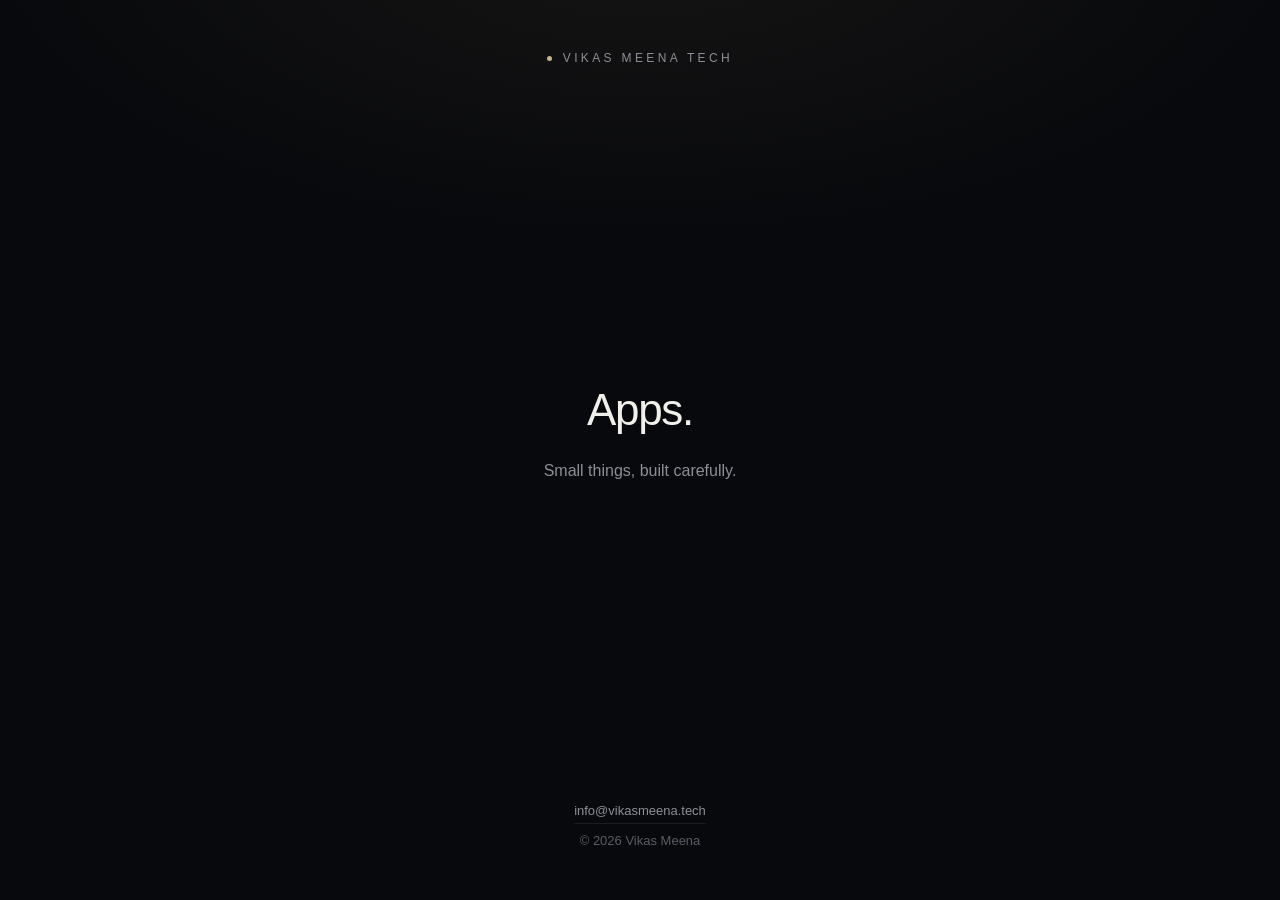
<file: index.html>
<!DOCTYPE html>
<html lang="en">
<head>
  <meta charset="utf-8">
  <meta name="viewport" content="width=device-width, initial-scale=1">
  <title>Apps · Vikas Meena Tech</title>
  <meta name="description" content="Apps and legal pages by Vikas Meena Tech.">
  <meta name="theme-color" content="#08090c">
  <link rel="canonical" href="https://app.vikasmeena.tech/">
  <link rel="icon" href="data:image/svg+xml,%3Csvg xmlns='http://www.w3.org/2000/svg' viewBox='0 0 64 64'%3E%3Crect width='64' height='64' rx='14' fill='%2308090c'/%3E%3Cpath d='M18 20l14 26 14-26' fill='none' stroke='%23c8b28a' stroke-width='4.5' stroke-linecap='round' stroke-linejoin='round'/%3E%3C/svg%3E">
  <link rel="stylesheet" href="style.css">
</head>
<body class="center">
  <header class="top">
    <a class="mark" href="https://vikasmeena.tech">Vikas Meena Tech</a>
  </header>

  <main>
    <h1>Apps.</h1>
    <p class="lead">Small things, built carefully.</p>
  </main>

  <footer>
    <a href="mailto:info@vikasmeena.tech">info@vikasmeena.tech</a>
    <span>&copy; <span id="year">2026</span> Vikas Meena</span>
  </footer>

  <script>document.getElementById("year").textContent = new Date().getFullYear();</script>
</body>
</html>
</file>
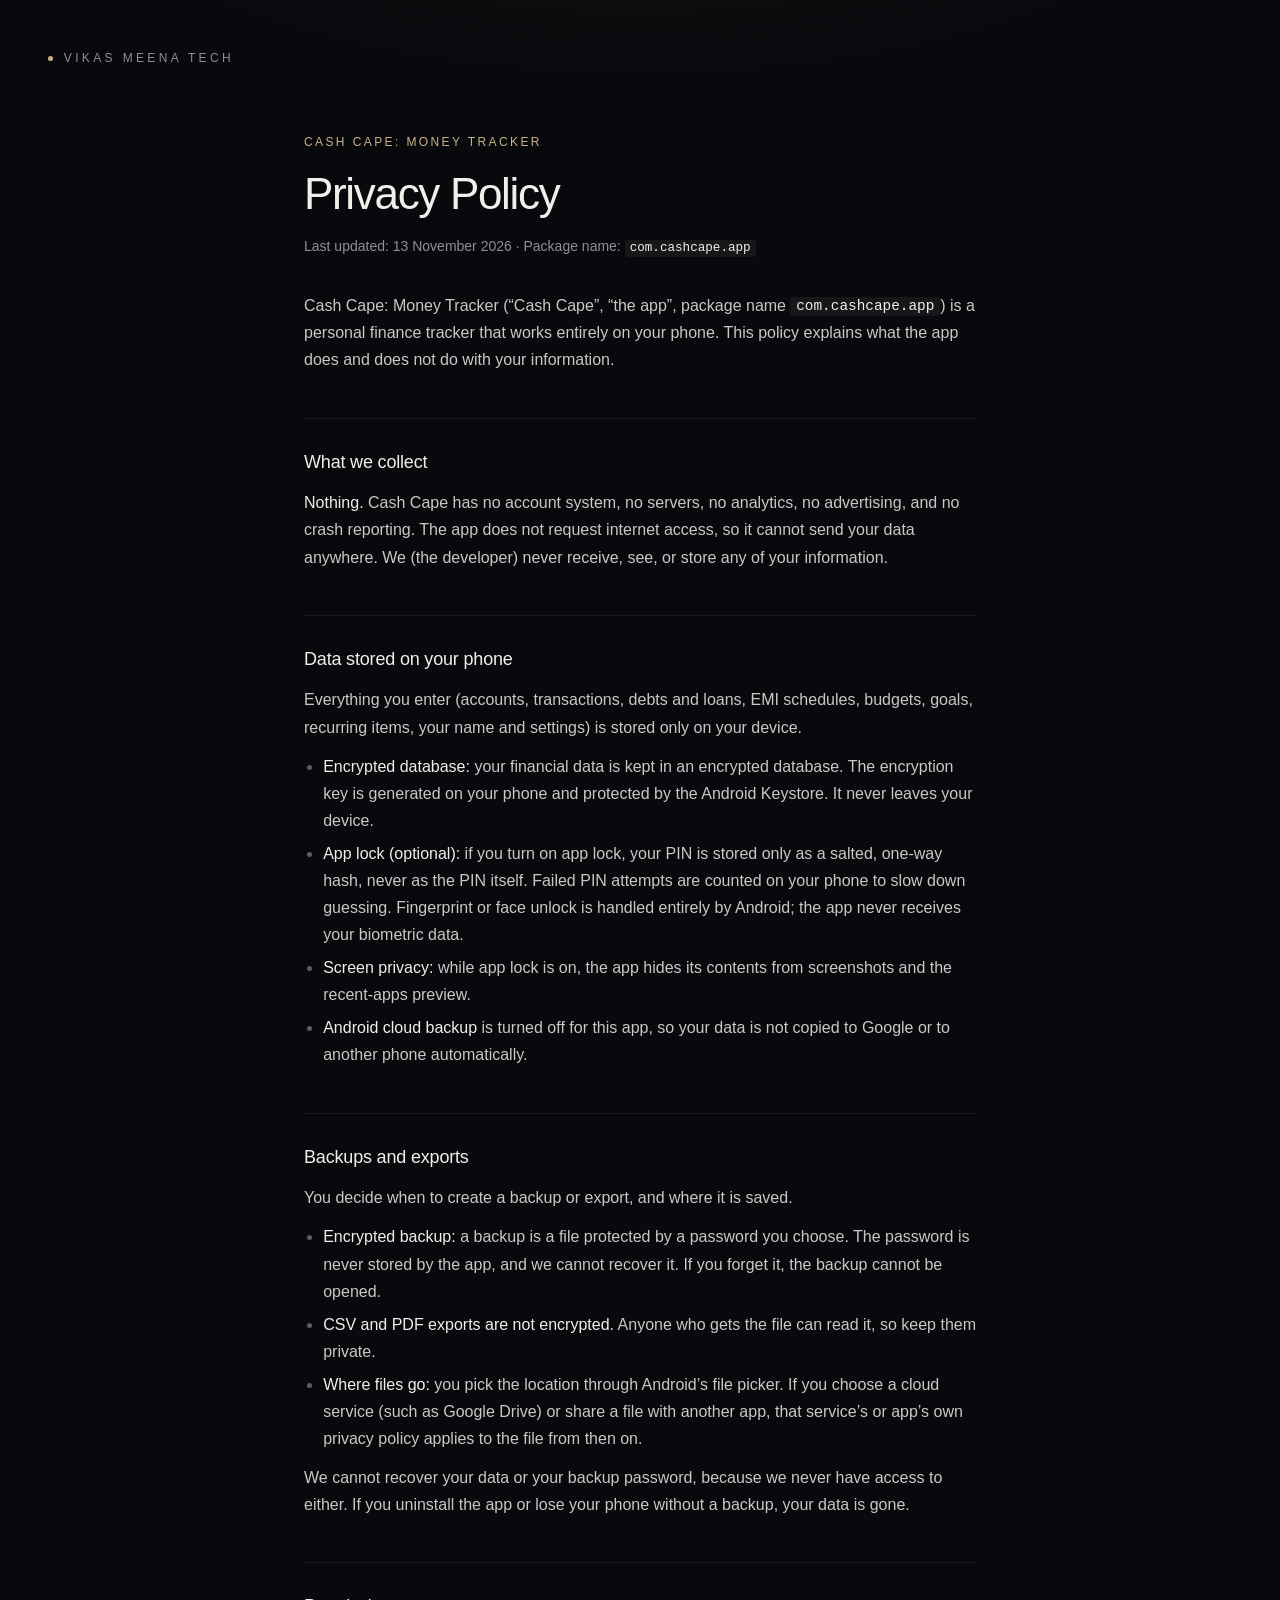
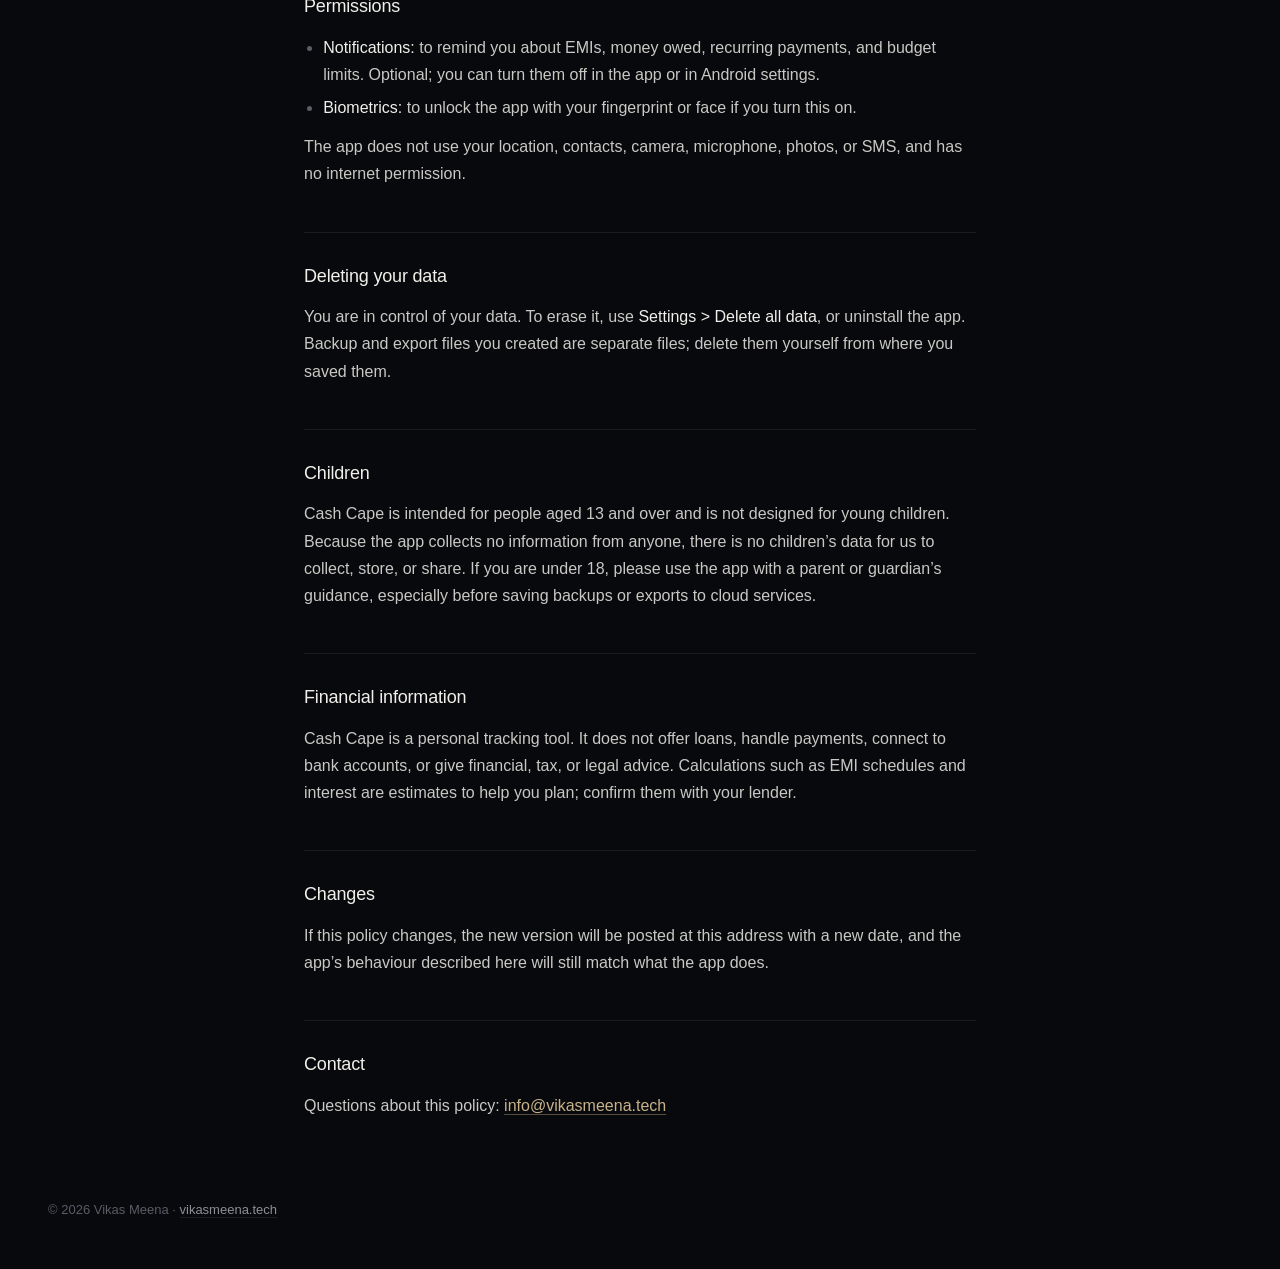
<file: cashcape/privacy-policy/index.html>
<!DOCTYPE html>
<html lang="en">
<head>
  <meta charset="utf-8">
  <meta name="viewport" content="width=device-width, initial-scale=1">
  <title>Privacy Policy · Cash Cape: Money Tracker</title>
  <meta name="description" content="Privacy policy for Cash Cape: Money Tracker. The app works entirely on your phone and collects no data.">
  <meta name="theme-color" content="#08090c">
  <link rel="canonical" href="https://app.vikasmeena.tech/cashcape/privacy-policy">
  <link rel="icon" href="data:image/svg+xml,%3Csvg xmlns='http://www.w3.org/2000/svg' viewBox='0 0 64 64'%3E%3Crect width='64' height='64' rx='14' fill='%2308090c'/%3E%3Cpath d='M18 20l14 26 14-26' fill='none' stroke='%23c8b28a' stroke-width='4.5' stroke-linecap='round' stroke-linejoin='round'/%3E%3C/svg%3E">
  <!-- Relative path: works when opened from disk and when served. Keep this at ../../ for pages in appname/privacy-policy/. -->
  <link rel="stylesheet" href="../../style.css">
</head>
<body>
  <header class="top">
    <a class="mark" href="https://vikasmeena.tech">Vikas Meena Tech</a>
  </header>

  <main class="doc">
    <p class="eyebrow">Cash Cape: Money Tracker</p>
    <h1>Privacy Policy</h1>
    <p class="meta">Last updated: 13 November 2026 &middot; Package name: <code>com.cashcape.app</code></p>

    <p class="intro">
      Cash Cape: Money Tracker (&ldquo;Cash Cape&rdquo;, &ldquo;the app&rdquo;, package name <code>com.cashcape.app</code>)
      is a personal finance tracker that works entirely on your phone. This policy explains what the app does and does not do with your information.
    </p>

    <h2>What we collect</h2>
    <p>
      <strong>Nothing.</strong> Cash Cape has no account system, no servers, no analytics, no advertising,
      and no crash reporting. The app does not request internet access, so it cannot send your data anywhere.
      We (the developer) never receive, see, or store any of your information.
    </p>

    <h2>Data stored on your phone</h2>
    <p>
      Everything you enter (accounts, transactions, debts and loans, EMI schedules, budgets, goals,
      recurring items, your name and settings) is stored only on your device.
    </p>
    <ul>
      <li><strong>Encrypted database:</strong> your financial data is kept in an encrypted database. The encryption key is generated on your phone and protected by the Android Keystore. It never leaves your device.</li>
      <li><strong>App lock (optional):</strong> if you turn on app lock, your PIN is stored only as a salted, one-way hash, never as the PIN itself. Failed PIN attempts are counted on your phone to slow down guessing. Fingerprint or face unlock is handled entirely by Android; the app never receives your biometric data.</li>
      <li><strong>Screen privacy:</strong> while app lock is on, the app hides its contents from screenshots and the recent-apps preview.</li>
      <li><strong>Android cloud backup</strong> is turned off for this app, so your data is not copied to Google or to another phone automatically.</li>
    </ul>

    <h2>Backups and exports</h2>
    <p>You decide when to create a backup or export, and where it is saved.</p>
    <ul>
      <li><strong>Encrypted backup:</strong> a backup is a file protected by a password you choose. The password is never stored by the app, and we cannot recover it. If you forget it, the backup cannot be opened.</li>
      <li><strong>CSV and PDF exports are not encrypted.</strong> Anyone who gets the file can read it, so keep them private.</li>
      <li><strong>Where files go:</strong> you pick the location through Android&rsquo;s file picker. If you choose a cloud service (such as Google Drive) or share a file with another app, that service&rsquo;s or app&rsquo;s own privacy policy applies to the file from then on.</li>
    </ul>
    <p>
      We cannot recover your data or your backup password, because we never have access to either.
      If you uninstall the app or lose your phone without a backup, your data is gone.
    </p>

    <h2>Permissions</h2>
    <ul>
      <li><strong>Notifications:</strong> to remind you about EMIs, money owed, recurring payments, and budget limits. Optional; you can turn them off in the app or in Android settings.</li>
      <li><strong>Biometrics:</strong> to unlock the app with your fingerprint or face if you turn this on.</li>
    </ul>
    <p>
      The app does not use your location, contacts, camera, microphone, photos, or SMS, and has no internet permission.
    </p>

    <h2>Deleting your data</h2>
    <p>
      You are in control of your data. To erase it, use <strong>Settings &gt; Delete all data</strong>, or uninstall the app.
      Backup and export files you created are separate files; delete them yourself from where you saved them.
    </p>

    <h2>Children</h2>
    <p>
      Cash Cape is intended for people aged 13 and over and is not designed for young children.
      Because the app collects no information from anyone, there is no children&rsquo;s data for us to collect, store, or share.
      If you are under 18, please use the app with a parent or guardian&rsquo;s guidance, especially before saving
      backups or exports to cloud services.
    </p>

    <h2>Financial information</h2>
    <p>
      Cash Cape is a personal tracking tool. It does not offer loans, handle payments, connect to bank accounts,
      or give financial, tax, or legal advice. Calculations such as EMI schedules and interest are estimates to help
      you plan; confirm them with your lender.
    </p>

    <h2>Changes</h2>
    <p>
      If this policy changes, the new version will be posted at this address with a new date, and the app&rsquo;s
      behaviour described here will still match what the app does.
    </p>

    <h2>Contact</h2>
    <p>
      Questions about this policy: <a href="mailto:info@vikasmeena.tech">info@vikasmeena.tech</a>
    </p>
  </main>

  <footer>
    <span>&copy; <span id="year">2026</span> Vikas Meena &middot; <a href="https://vikasmeena.tech">vikasmeena.tech</a></span>
  </footer>

  <script>document.getElementById("year").textContent = new Date().getFullYear();</script>
</body>
</html>
</file>
<file: style.css>
:root {
  --bg: #08090c;
  --fg: #f1efea;
  --text: #c9c8c4;
  --muted: #8d8f98;
  --faint: #5a5c66;
  --accent: #c8b28a;
  --line: rgba(255, 255, 255, 0.08);
  --pad: clamp(1.5rem, 5vw, 3rem);
}

*, *::before, *::after { box-sizing: border-box; }

html { -webkit-text-size-adjust: 100%; color-scheme: dark; background: var(--bg); }

body {
  margin: 0;
  min-height: 100vh;
  min-height: 100dvh;
  display: grid;
  grid-template-rows: auto 1fr auto;
  padding: 0 max(var(--pad), env(safe-area-inset-right)) 0 max(var(--pad), env(safe-area-inset-left));
  background:
    radial-gradient(60rem 28rem at 50% -8%, rgba(200, 178, 138, 0.07), transparent 70%),
    var(--bg);
  color: var(--text);
  font-family: -apple-system, BlinkMacSystemFont, "Inter", "Segoe UI", Roboto, "Helvetica Neue", Arial, sans-serif;
  line-height: 1.7;
  -webkit-font-smoothing: antialiased;
  -moz-osx-font-smoothing: grayscale;
}

::selection { background: rgba(200, 178, 138, 0.28); }

a { color: var(--accent); text-underline-offset: 3px; text-decoration-color: rgba(200, 178, 138, 0.4); }
a:hover, a:focus-visible { text-decoration-color: var(--accent); }

/* ---- header / footer (shared) ---- */
.top {
  padding: var(--pad) 0 0;
  font-size: 0.75rem;
  font-weight: 500;
  letter-spacing: 0.28em;
  text-transform: uppercase;
  color: var(--muted);
}
.top a { color: inherit; text-decoration: none; }
.top a:hover { color: var(--fg); }
.mark::before {
  content: "";
  display: inline-block;
  width: 5px;
  height: 5px;
  margin-right: 0.9em;
  border-radius: 50%;
  background: var(--accent);
  vertical-align: 0.12em;
}

footer {
  padding: 3rem 0 max(var(--pad), env(safe-area-inset-bottom));
  font-size: 0.8125rem;
  color: var(--faint);
}
footer a { color: var(--muted); text-decoration: none; border-bottom: 1px solid var(--line); }
footer a:hover { color: var(--accent); border-bottom-color: var(--accent); }

/* ---- centred pages (apps home, 404) ---- */
body.center { text-align: center; }
body.center main { align-self: center; justify-self: center; max-width: 40rem; padding: 3rem 0; }
body.center h1 {
  margin: 0;
  font-size: clamp(1.75rem, 5vw, 2.75rem);
  font-weight: 300;
  line-height: 1.2;
  letter-spacing: -0.03em;
  color: var(--fg);
  text-wrap: balance;
}
body.center .lead { margin: 1.25rem 0 0; color: var(--muted); }
body.center footer { display: flex; flex-direction: column; align-items: center; gap: 0.4rem; padding-top: 0; }

/* ---- document pages (privacy policy etc.) ---- */
main.doc { width: 100%; max-width: 42rem; margin: 0 auto; padding: 4rem 0 2rem; }
.doc .eyebrow {
  margin: 0 0 1rem;
  font-size: 0.75rem;
  font-weight: 500;
  letter-spacing: 0.2em;
  text-transform: uppercase;
  color: var(--accent);
}
.doc h1 {
  margin: 0;
  font-size: clamp(1.9rem, 5vw, 2.75rem);
  font-weight: 300;
  line-height: 1.15;
  letter-spacing: -0.03em;
  color: var(--fg);
  text-wrap: balance;
}
.doc .meta { margin: 1rem 0 0; font-size: 0.875rem; color: var(--muted); }
.doc h2 {
  margin: 2.75rem 0 0.5rem;
  padding-top: 1.75rem;
  border-top: 1px solid var(--line);
  font-size: 1.125rem;
  font-weight: 500;
  letter-spacing: -0.01em;
  color: var(--fg);
}
.doc p, .doc ul { margin: 0.75rem 0 0; }
.doc ul { padding-left: 1.2rem; }
.doc li { margin: 0.35rem 0; }
.doc li::marker { color: var(--faint); }
.doc strong { color: var(--fg); font-weight: 500; }
.doc .intro { margin-top: 2rem; }
.doc code {
  padding: 0.1em 0.4em;
  border-radius: 4px;
  background: rgba(255, 255, 255, 0.06);
  color: var(--fg);
  font-family: ui-monospace, SFMono-Regular, Consolas, "Liberation Mono", monospace;
  font-size: 0.9em;
  overflow-wrap: anywhere;
}

@media (max-width: 480px) {
  .top { font-size: 0.6875rem; letter-spacing: 0.2em; }
  main.doc { padding-top: 2.5rem; }
  .doc h2 { margin-top: 2.25rem; }
}

@media print {
  body { background: #fff; color: #000; }
  .top, footer { display: none; }
  .doc h1, .doc h2, .doc strong { color: #000; }
  .doc .meta { color: #333; }
}
</file>
